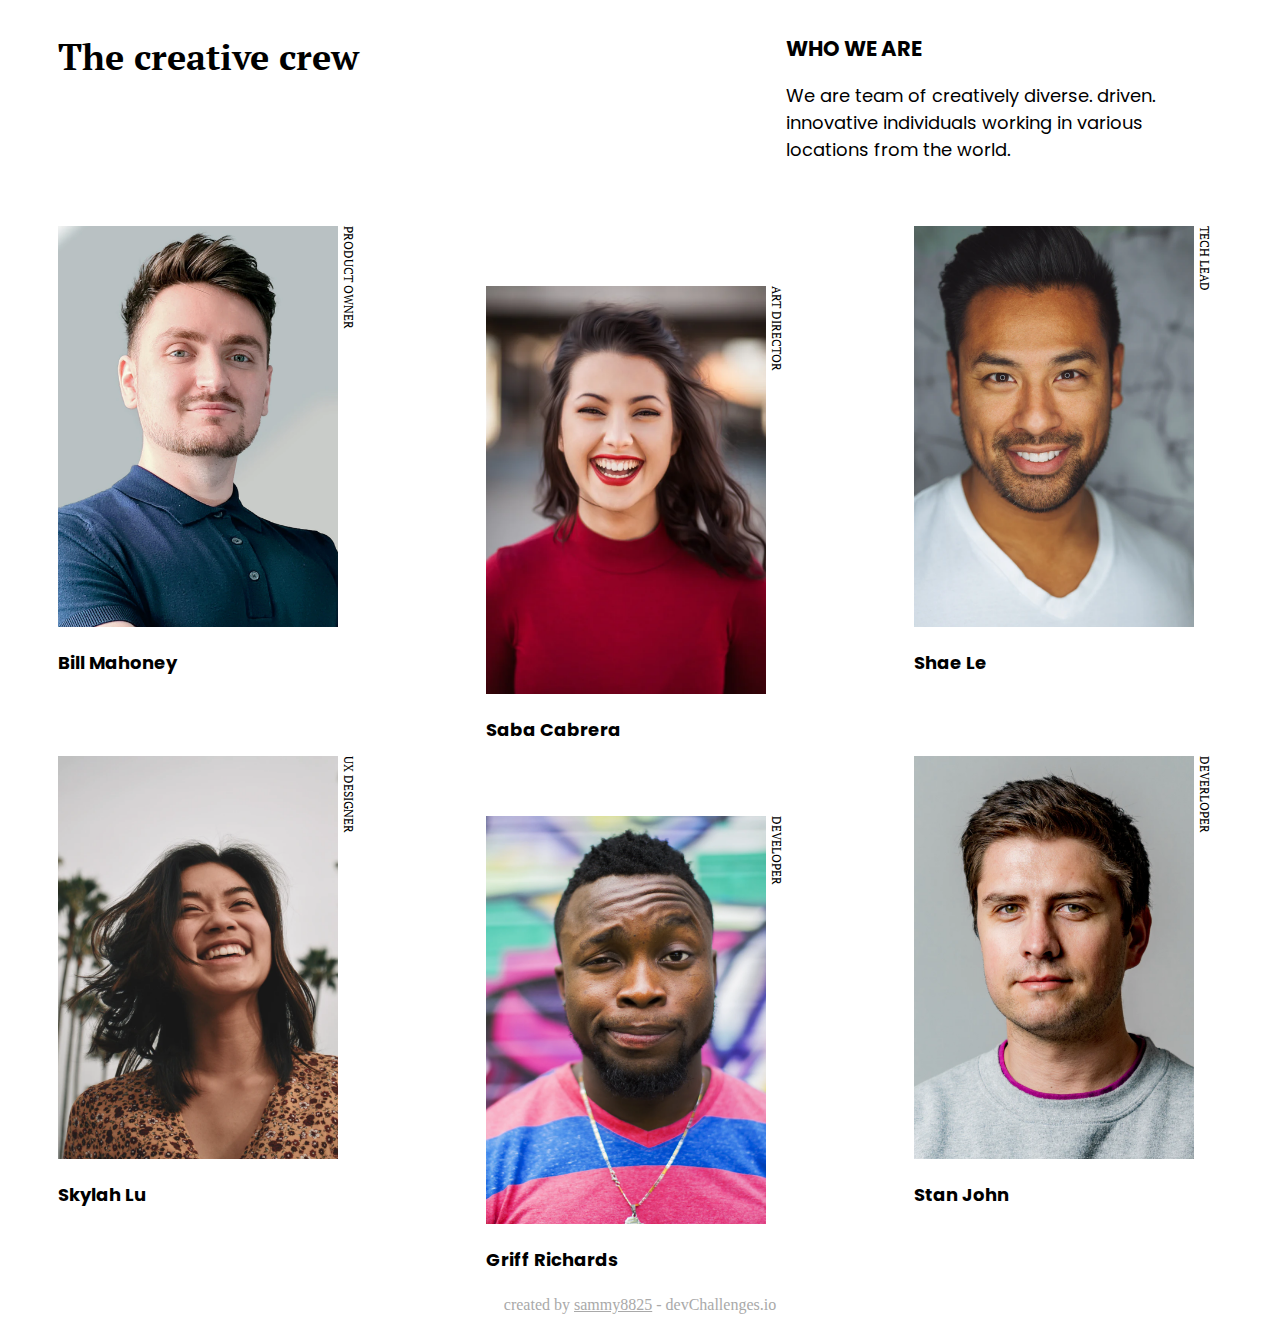
<file: index.html>
<!DOCTYPE html>
<html lang="en">

<head>
  <meta charset="UTF-8">
  <!-- <meta http-equiv="X-UA-Compatible"> -->
  <meta name="viewport" content="width=device-width, initial-scale=1.0">

  <title>MY TEAM PAGE</title>

  <!-- CSS -->
  <link rel="stylesheet" href="style.css">
</head>

<body>

  <div class="header">

    <h2 class="heading">
      The creative crew
    </h2>

    <div class="des">
      <h3 class="subhead">
        who we are
      </h3>
      <p class="about">
        We are team of creatively diverse. driven. innovative individuals working in various locations from the world.
      </p>
    </div>
  </div>

  <div class="teams">

    <div class="wrapper">

      <div class="team">
        <img src="img/photo1.png" alt="">
        <p class="title">Product owner</p>
        <h3 class="name">Bill Mahoney</h3>
      </div>

      <div class="team">
        <img src="img/photo2.png" alt="">
        <p class="title">Art director</p>
        <h3 class="name">Saba Cabrera</h3>
      </div>

      <div class="team">
        <img src="img/photo3.png" alt="">
        <p class="title">Tech Lead</p>
        <h3 class="name">Shae Le</h3>
      </div>

      <div class="team">
        <img src="img/photo4.png" alt="">
        <p class="title">UX Designer</p>
        <h3 class="name">Skylah Lu</h3>
      </div>

      <div class="team">
        <img src="img/photo5.png" alt="">
        <p class="title">Developer</p>
        <h3 class="name">Griff Richards</h3>
      </div>

      <div class="team">
        <img src="img/photo6.png" alt="">
        <p class="title">DEverloper</p>
        <h3 class="name">Stan John</h3>
      </div>

    </div>

  </div>

  <div class="footer">
    <p class="foot">created by <a href="#">sammy8825</a> - devChallenges.io</p>
  </div>

</body>

</html>
</file>
<file: style.css>
@import url('https://fonts.googleapis.com/css2?family=Poppins&display=swap');
@import url('https://fonts.googleapis.com/css2?family=PT+Serif:ital,wght@0,400;1,700&display=swap');
.heading {
    margin: 25px auto;
    font-size: 36px;
    font-family: 'PT Serif', serif;
    width: 100%;
}

.des {
    padding: 15px 0;
    font-size: 18px;
    font-family: 'Poppins', sans-serif;
    max-width: 60%;
}

.des .subhead {
    margin: 10px 0;
    text-transform: uppercase;
}

.header {
    display: flex;
    margin: auto 50px;
}

.wrapper {
    display: grid;
    grid-template-columns: repeat(3, 30px 1fr);
    grid-template-rows: repeat(2, 40px auto);
    gap: 20px;
    margin: 30px auto;
}

.team:nth-child(1) {
    grid-column: 2 / span 1;
    grid-row: 1 / span 1;
}

.team:nth-child(2) {
    grid-column: 4 / span 1;
    grid-row: 2 / span 1;
}

.team:nth-child(3) {
    grid-column: 6 / span 1;
    grid-row: 1 / span 1;
}

.team:nth-child(4) {
    grid-column: 2 / span 1;
    grid-row: 3 / span 1;
}

.team:nth-child(5) {
    grid-column: 4 / span 1;
    grid-row: 4 / span 1;
}

.team:nth-child(6) {
    grid-column: 6 / span 1;
    grid-row: 3 / span 1;
}

.team {
    position: relative;
    height: 450px;
    max-width: 280px;
}

img {
    max-width: 100%;
}

.title {
    position: absolute;
    top: 0;
    right: -30px;
    writing-mode: vertical-rl;
    font-family: 'PT Serif', serif;
    font-size: 12px;
    line-height: 16px;
    text-transform: uppercase;
}

.name {
    font-size: 18px;
    line-height: 27px;
    font-family: 'Poppins', sans-serif;
}

@media screen and (min-width: 1020px) {
    .des {
        width: 60%;
    }
}

@media screen and (max-width: 768px) {
    .header {
        display: block;
        width: 100%;
    }
    .des {
        max-width: 100%;
    }
    .wrapper {
        display: grid;
        grid-template-columns: repeat(2, 30px 1fr) 30px;
        grid-template-rows: repeat(3, 40px auto);
        gap: 20px;
        margin: 30px auto;
    }
    .team:nth-child(1) {
        grid-column: 2 / span 1;
        grid-row: 1 / span 1;
    }
    .team:nth-child(2) {
        grid-column: 4 / span 1;
        grid-row: 2 / span 1;
    }
    .team:nth-child(3) {
        grid-column: 2 / span 1;
        grid-row: 3 / span 1;
    }
    .team:nth-child(4) {
        grid-column: 4 / span 1;
        grid-row: 4 / span 1;
    }
    .team:nth-child(5) {
        grid-column: 2 / span 1;
        grid-row: 5 / span 1;
    }
    .team:nth-child(6) {
        grid-column: 4 / span 1;
        grid-row: 6 / span 1;
    }
    .team {
        position: relative;
        height: fit-content;
    }
    .name {
        font-size: 14px;
        line-height: 21px;
    }
    .title {
        font-size: 10px;
        line-height: 13px;
        right: -25px;
    }
}

.footer {
    display: block;
    color: #A9A9A9;
}

a {
    color: inherit;
}

.foot {
    margin: 0 auto;
    width: 100%;
    text-align: center;
}
</file>
